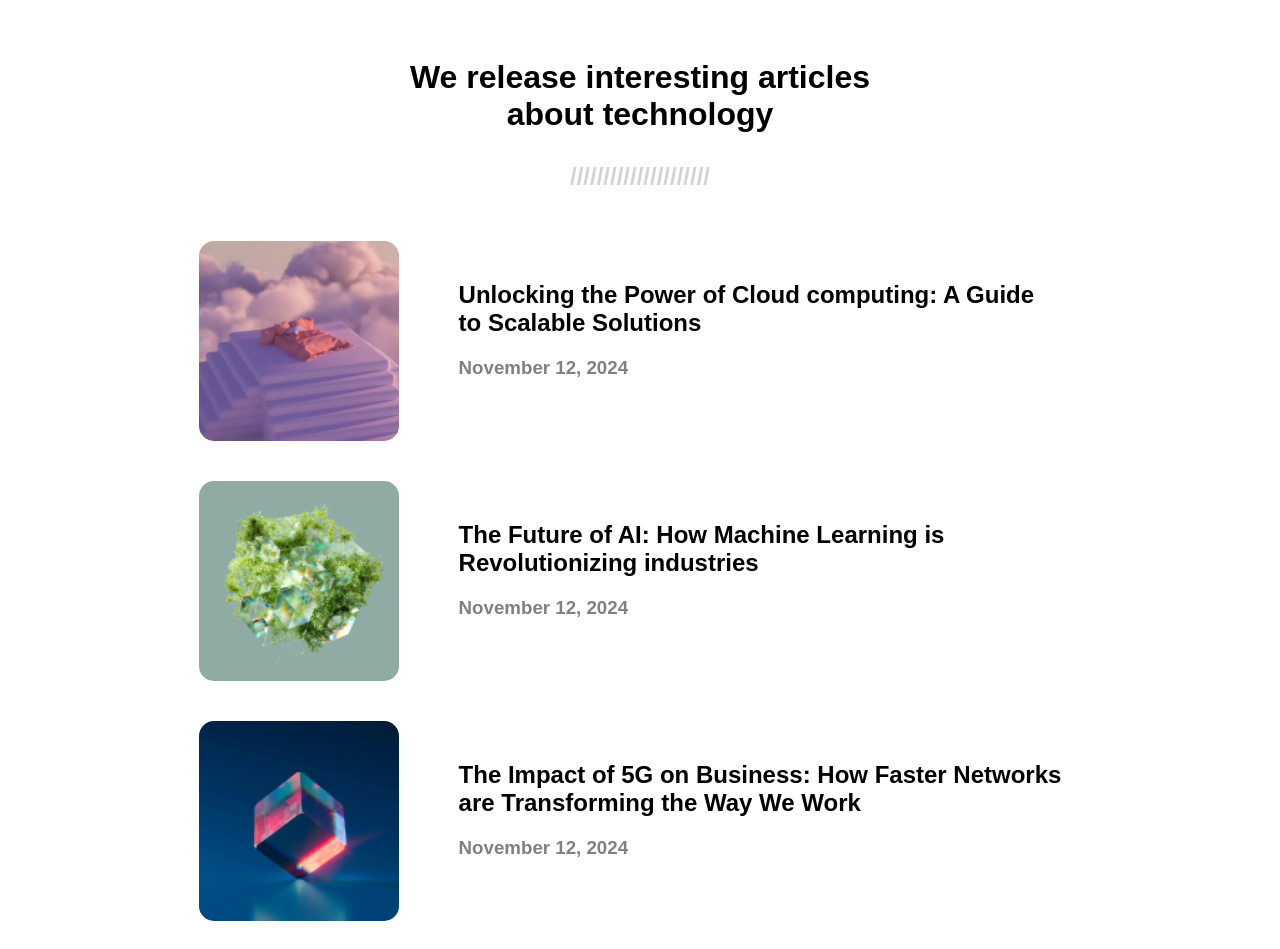
<file: arctile listing/index.html>
<!DOCTYPE html>
<html>
    <head>
        <meta charset="UTF-8">
        <meta name="viewport" content="width=device-width, initial-scale=1.0">
        <title>article listing</title>
        <link rel="stylesheet" href="style.css">
    </head>
    <body>
        <div class="container">
            <div class="title">
                <h1>We release interesting articles about technology</h1>
                <h2 style="color: lightgrey; margin: 0 auto;">/////////////////////</h2>
            </div>
            <div class="lists">
                <div class="list1">
                    <img src="simple-article-listing-master/resources/photo_1.png" alt="cloud computing img" width="200" height="200">
                    <div class="list1-description">
                        <h2>Unlocking the Power of Cloud computing: A Guide <br>to Scalable Solutions</h2>
                        <h3>November 12, 2024</h3>
                    </div>    
                </div>
                <div class="list2">
                    <img src="simple-article-listing-master/resources/photo_3.png" alt="machine learning img" width="200" height="200">
                    <div class="list2-description">
                        <h2>The Future of AI: How Machine Learning is<br> Revolutionizing industries</h2>
                        <h3>November 12, 2024</h3>
                    </div>
                </div>
                <div class="list3">
                    <img src="simple-article-listing-master/resources/photo_2.png" alt="5g business img" width="200" height="200">
                    <div class="list3-description">
                        <h2>The Impact of 5G on Business: How Faster Networks<br>are Transforming the Way We Work</h2>
                        <h3>November 12, 2024</h3>
                    </div>
                </div>
            </div>
        </div>
    </body>
</html>
</file>
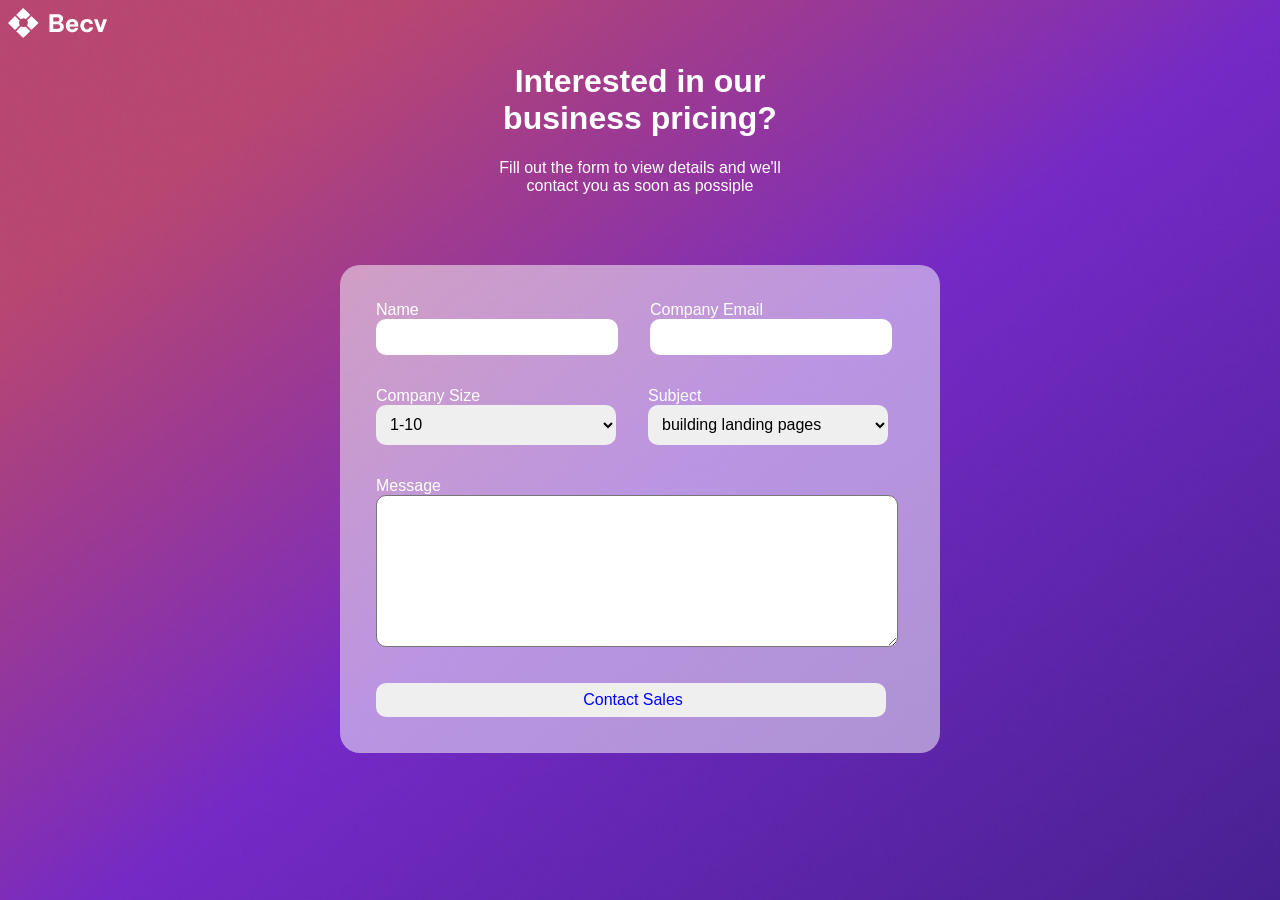
<file: contact page/index.html>
<!DOCTYPE html>
<html>
    <head>
        <meta charset="UTF-8">
        <meta name="viewport" content="width=device-width, initial-scale=1.0">
        <title>contact page</title>
        <link rel="stylesheet" href="style.css">
    </head>
    <body>
        <div class="header">
            <img src="contact-page-master/resources/Logo@2x.png">
        </div>
        <div class="container">
            <div class="intro">
                <h1>Interested in our business pricing?</h1>
                <p>Fill out the form to view details and we'll contact you as soon as possiple</p>
            </div>
            <div class="form-box">
                <div class="forms">
                        <div class="form">
                            <form>
                            <label for="name">Name</label>
                            <br>
                            <input id="name" name="name" type="text" required>  
                        </div>
                        <div class="form">
                            <label for="email">Company Email</label>
                            <br>
                            <input id="email" name="email" type="text" required>  
                        </div>
                        <div class="form">
                            <label for="size">Company Size</label>
                            <br>
                            <select>
                                <option>1-10</option>
                                <option>10-50</option>
                                <option>50-100</option>
                                <option>100-500</option>
                                <option>500-1000</option>
                                <option>bigger than these</option>
                            </select>
                        </div>
                        <div class="form">
                            <label for="size">Subject</label>
                            <br>
                            <select>
                                <option>building landing pages</option>
                                <option>building desktop apps</option>
                                <option>building operation systems</option>
                                <option>building mobile apps</option>
                                <option>developing games</option>
                                <option>building ai</option>
                            </select>
                        </div>
                        <div class="form">
                            <label for="message">Message</label>
                            <br>
                            <textarea>

                            </textarea>
                        </div>
                        <div class="submit">
                                <input type="submit" value="Contact Sales">
                            </form>
                        </div>
                </div>
            </div>
        </div>
    </body>
</html>
</file>
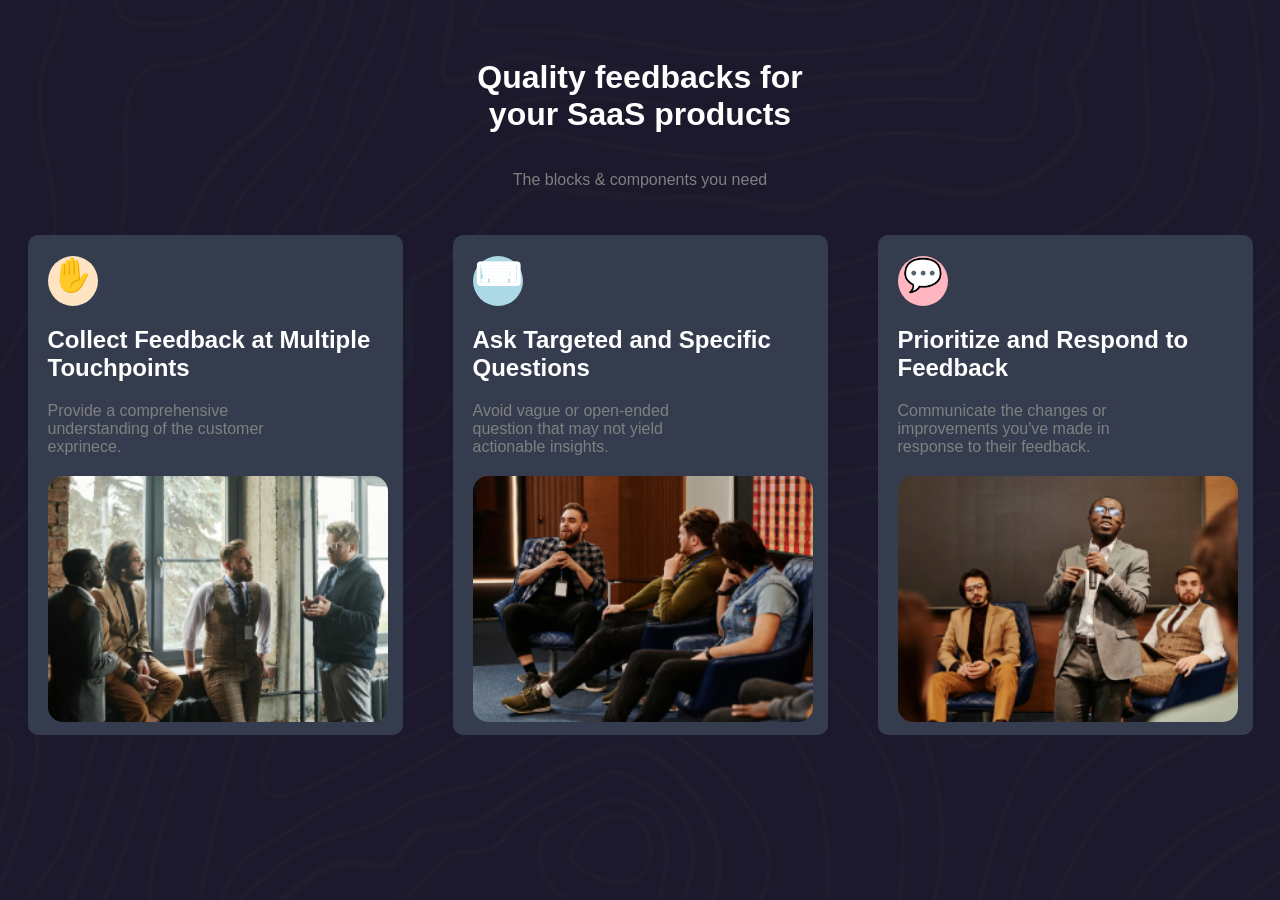
<file: feature section/index.html>
<!DOCTYPE html>
<html lang="en" dir="ltr">
    <head>
        <meta charest="UTF-8">
        <meta name="viewport" content="width=device-width, initial-scale=1.0">
        <title>simple feature section</title>
        <link rel="stylesheet" href="style.css">
        <link rel="icon" href="simple-feature-section-master/resources/favicon.ico">
    </head>
    <body>
        <div class="container">
            <div class="title">
                <h1>Quality feedbacks for your SaaS products</h1>
                <p>The blocks & components you need</p>
            </div>
            <div class="sections">
                <div class="section1">
                    <div class="hand">
                        <h1>✋</h1>
                    </div>
                    <div class="des1">
                        <h2>Collect Feedback at Multiple Touchpoints</h2>
                        <p>Provide a comprehensive <br> understanding of the customer <br> exprinece.</p>
                    </div>
                    <div class="img1">
                        <img src="simple-feature-section-master/resources/photo_2.png" alt="photo1" width="340">
                    </div>
                    
                </div>
                <div class="section2">
                    <div class="keyboard">
                        <h1>⌨</h1>
                    </div>
                    <div class="des2">
                        <h2>Ask Targeted and Specific<br>Questions</h2>
                        <p>Avoid vague or open-ended<br>question that may not yield<br>actionable insights.</p>
                    </div>
                    <div class="img2">
                        <img src="simple-feature-section-master/resources/photo_1.png" alt="photo2" width="340">
                    </div>
                </div>
                <div class="section3">
                    <div class="speach-ballon">
                        <h1>💬</h1>
                    </div>
                    <div class="des3">
                        <h2>Prioritize and Respond to Feedback</h2>
                        <p>Communicate the changes or<br>improvements you've made in<br>response to their feedback.</p>
                    </div>
                    <div class="img3">
                        <img src="simple-feature-section-master/resources/photo_3.png" alt="photo3" width="340">
                    </div>
                </div>
            </div>
        </div>
    </body>
</html>
</file>
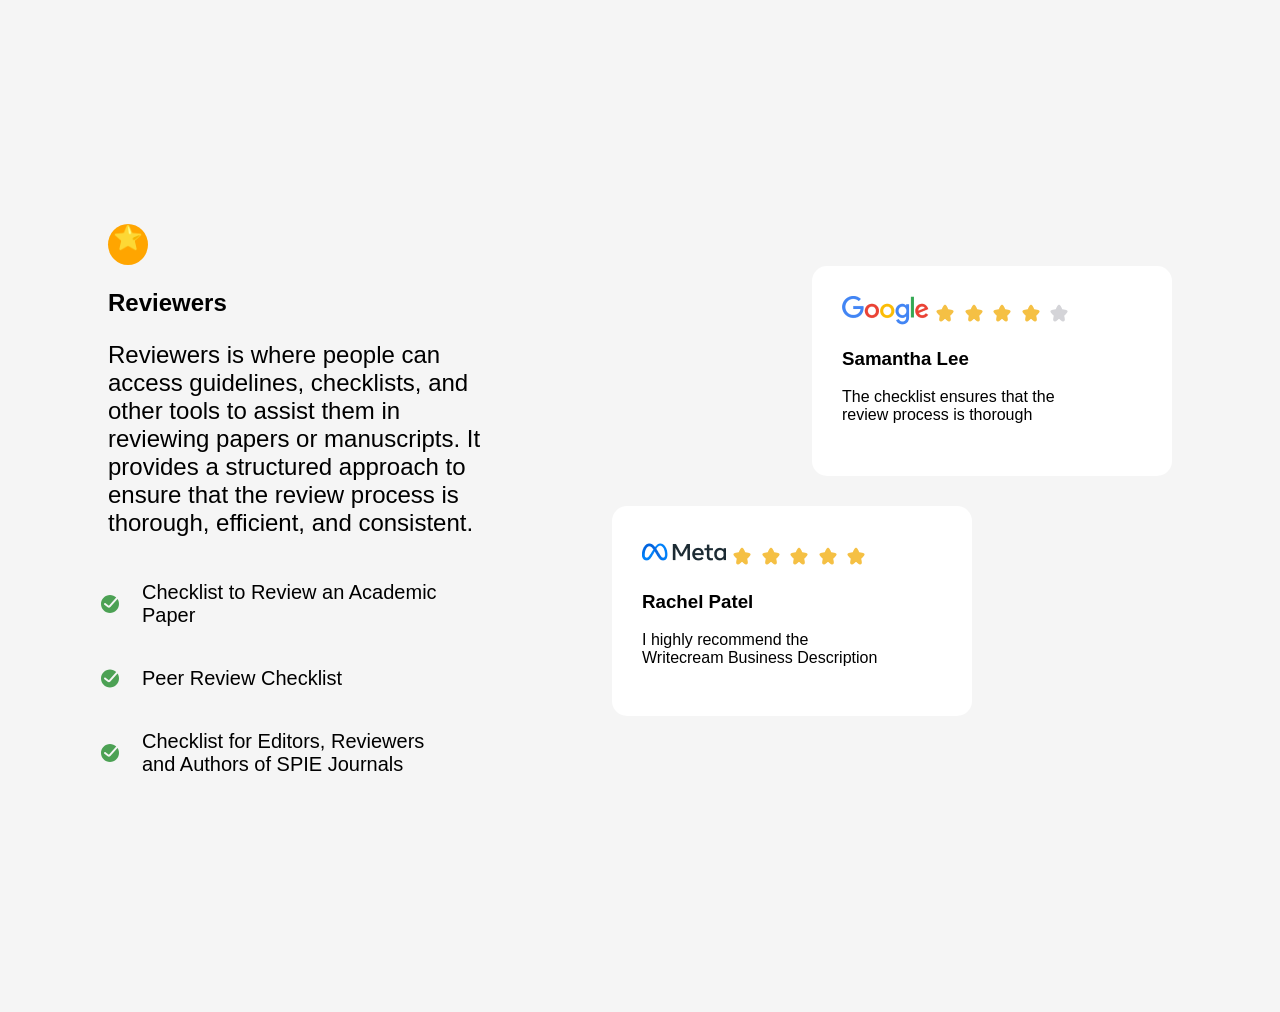
<file: testimonial page/index.html>
<!DOCTYPE html>
<html>
    <head>
        <meta charest="UTF-8">
        <meta name="viewport" content="width=device=width, initial-scale=1.0">
        <title>testimonial page</title>
        <link rel="stylesheet" href="style.css">
        <link rel="icon" href="Testimonial-page-master/resources/favicon.ico">
    </head>
    <body>
        <div class="container">
            <div class="description">
                <p class="star">⭐</p>
                <h1>Reviewers</h1>
                <p class="des">Reviewers is where people can access guidelines,
                    checklists, and other tools to assist them in reviewing
                    papers or manuscripts. It provides a structured
                    approach to ensure that the review process is
                    thorough, efficient, and consistent.</p>
                <ul>
                    <li><img src="Testimonial-page-master/resources/Done_ring_round_fill.svg" alt="check image">
                        <p>Checklist to Review an Academic Paper</p>
                    </li>
                    <li>
                        <img src="Testimonial-page-master/resources/Done_ring_round_fill.svg" alt="check image">
                        <p>Peer Review Checklist</p>
                    </li>
                    <li>
                        <img src="Testimonial-page-master/resources/Done_ring_round_fill.svg" alt="check image">
                        <p>Checklist for Editors, Reviewers and Authors of SPIE Journals</p>
                    </li>
                </ul>
            </div>
            <div class="reviewes">
                <div class="google-review">
                    <div class="google-h">
                        <img src="Testimonial-page-master/resources/google-png.png" alt="google image">
                        <img src="Testimonial-page-master/resources/Star_fill.svg" alt="star">
                        <img src="Testimonial-page-master/resources/Star_fill.svg" alt="star">
                        <img src="Testimonial-page-master/resources/Star_fill.svg" alt="star">
                        <img src="Testimonial-page-master/resources/Star_fill.svg" alt="star">
                        <img src="Testimonial-page-master/resources/Star_fill_gray.svg" alt="star">
                    </div>
                    <h3>Samantha Lee</h3>
                    <p>The checklist ensures that the<br>review process is thorough</p>
                </div>
                <div class="meta-review">
                    <div class="meta-h">
                        <img src="Testimonial-page-master/resources/meta-png.png" alt="meta image">
                        <img src="Testimonial-page-master/resources/Star_fill.svg" alt="star">
                        <img src="Testimonial-page-master/resources/Star_fill.svg" alt="star">
                        <img src="Testimonial-page-master/resources/Star_fill.svg" alt="star">
                        <img src="Testimonial-page-master/resources/Star_fill.svg" alt="star">
                        <img src="Testimonial-page-master/resources/Star_fill.svg" alt="star">
                    </div>
                    <h3>Rachel Patel</h3>
                    <p>I highly recommend the<br>Writecream Business Description</p>
                </div>
            </div>
        </div>
    </body>
</html>
</file>
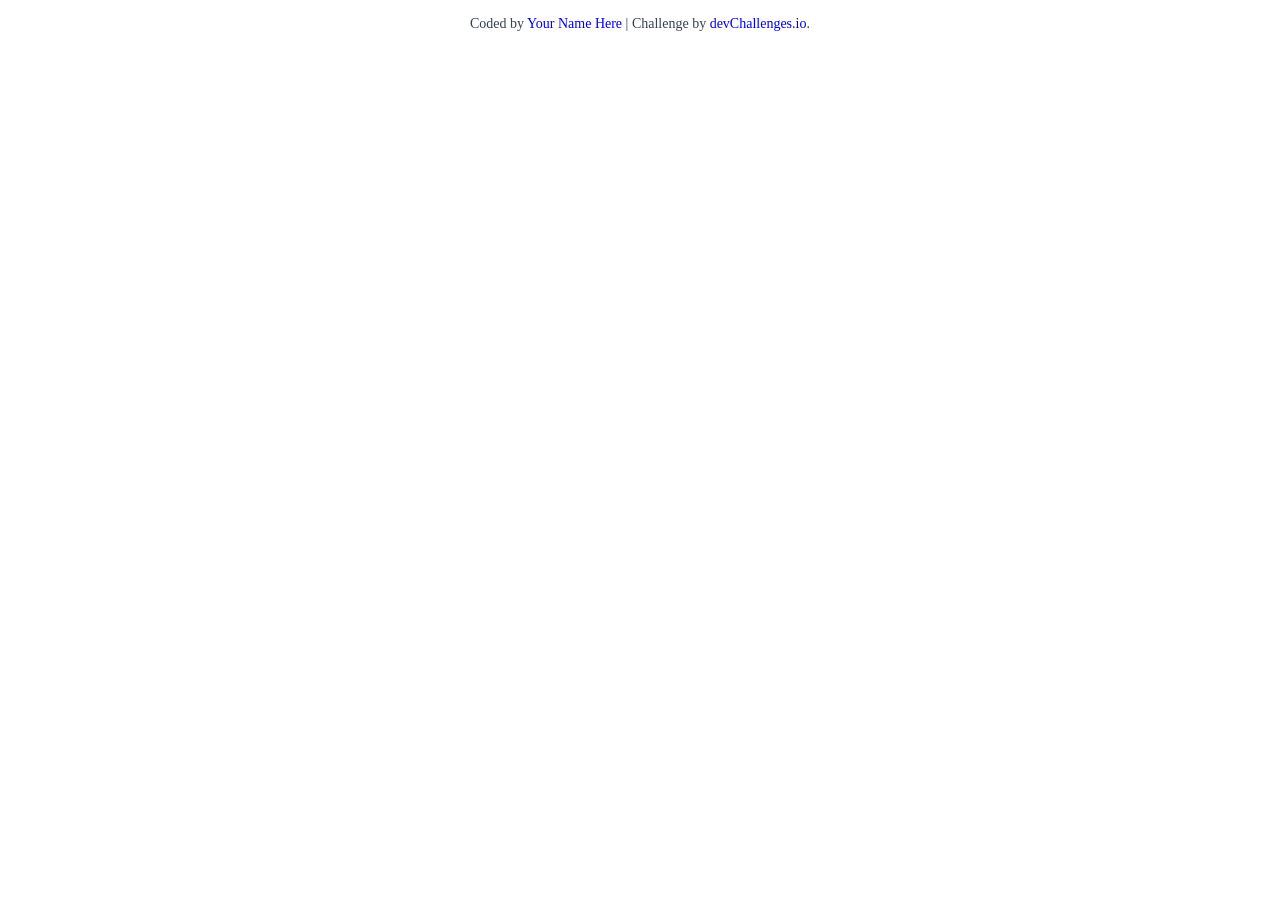
<file: contact page/contact-page-master/index.html>
<!DOCTYPE html>
<html lang="en">
  <head>
    <meta charset="UTF-8" />
    <meta name="viewport" content="width=device-width, initial-scale=1.0" />

    <link
      rel="icon"
      href="resources/favicon.ico"
      type="image/x-icon"
      sizes="96x96"
    />

    <title>Contact Page | devChallenges.io</title>

    <!--You are welcome to delete these styles or modify them in your own stylesheet -->
    <style>
      * {
        margin: 0;
        padding: 0;
        box-sizing: border-box;
      }

      body {
        height: 100vh;
      }

      .author-info {
        font-size: 14px;
        text-align: center;
        margin-top: 16px;
        color: rgb(55, 65, 81);
      }

      .author-info a {
        text-decoration: none;
      }
    </style>
  </head>
  <body>
    <!-- 
  Interested in our business pricing?
   
  Fill out the form to view details and we’ll contact you as soon as possible.
  
  Name

  Ethan Johnson

  Company Email
  
  ethan@johnson.com

  Company Size

  50-100 employees
  
  Subject

  Building Landing pages

  Message

  50-100 employees

  Contact Sales
  -->

    <div class="author-info">
      Coded by <a href="#">Your Name Here</a> | Challenge by
      <a href="https://www.devchallenges.io?ref=challenge" target="_blank"
        >devChallenges.io</a
      >.
    </div>
  </body>
</html>
</file>
<file: arctile listing/style.css>
body {
    font-family: sans-serif;
}
.container {
    display: flex;
    flex-direction: column;
    align-items: center;
    margin: auto;
}
.title {
    display: flex;
    flex-wrap: wrap;
    width:480px;
    margin: 30px 0;
}
.title h1 {
    text-align: center;
    margin-bottom: 30px;
}
.lists {
    display: flex;
    flex-direction: column;
    flex-wrap: wrap;
}
.list1, .list2, .list3{
    display: flex;
    flex-direction: row;
    
}
.list1-description, .list2-description, .list3-description {
    justify-content: center;
    padding: 40px;
}
h3 {
    color: grey;
}
img {
    border-radius: 15px;
    margin: 20px;
}
@media (max-width: 600px) {
    .list1, .list2, .list3 {
        display: block;
    }
}
</file>
<file: contact page/style.css>
body {
    background-image: url('./contact-page-master/resources/background@2x.png');
    background-size: cover;
    background-position: center;
    background-repeat: no-repeat;
    background-attachment: fixed;
    font-family: sans-serif;
}
.container {
    justify-content: center;
    align-items: center;
}
.intro {
    width: 300px;
    text-align: center;
    color: white;
    margin: auto;
}
.form-box {
    margin: 70px auto;
    width: 600px;
    background-color: rgba(255, 255, 255, 0.5);
    border-radius: 20px;
    color: white;
}
.forms {
    padding: 20px;
    display: flex;
    flex-wrap: wrap;
}
input{
    width: 230px;
    height: 34px;
    border-radius: 10px;
    border: 1px;
    padding-left: 10px;
    font-size: 16px;
}
.form {
    margin: 16px;
}
select {
    width: 240px;
    height: 40px;
    border-radius: 10px;
    border: 1px;
    padding-left: 10px;
    font-size: 16px;
}
textarea {
    padding: 5px;
    width: 510px;
    height: 140px;
    border-radius: 10px;
}
.submit {
    margin: 16px;
}
input[type="submit"] {
    width: 510px;
    color: blue;
}
@media(max-width: 600px) {
    .form-box {
        width: 400px;
        flex-direction: column;
    }
    input[type="submit"] {
        width: 300px;
    }
    textarea {
        width: 300px;
    }
    .forms {
        padding-left: 50px;
    }
}
</file>
<file: feature section/style.css>
body {
    background-image: url('simple-feature-section-master/resources/Background_image.svg');
    background-size: cover;
    background-color: rgb(27, 25, 43);
    background-repeat: no-repeat;
    background-attachment: fixed;
    font-family: sans-serif;
    color: white;
}
.container {
    display: flex;
    flex-direction: column;
    align-items: center;
}
.title {
    width: 400px;
    display: flex;
    flex-wrap: wrap;
    flex-direction: column;
    margin: 30px 0;
    text-align: center;
}
p {
    color: grey;
}
.sections {
    display: flex;
    flex-wrap: wrap;
    gap: 50px;
}
.section1, .section2, .section3 {
    width: 375px;
    height: 500px;
    background-color: rgba(62, 74, 92, 0.719); 
    border-radius: 10px;
}
.hand, .keyboard, .speach-ballon{
    width: 50px;
    height: 50px;
    border-radius: 100%;
    background-color: bisque;
    margin: 20px;
    text-align: center;
}
.keyboard {
    background-color: lightblue;
}
.speach-ballon {
    background-color: lightpink;
}
.des1, .des2 , .des3{
margin: 20px;
}

.img1, .img2, .img3{
    margin: 20px;
}
img {
    border-radius: 15px;;
}
@media(max-width: 600px) {
    .sections {
        display: flex;
        flex-wrap: wrap;
        flex-direction: column;
        align-items: center;
    }
}
</file>
<file: testimonial page/style.css>
body {
    font-family: sans-serif;
    background-color: whitesmoke;
}
.container {
    display: flex;
    margin: 200px 100px;
    align-items: center;
}
ul {
    list-style-type: none;
}
li {
    display: flex;
    position: relative;
    right: 50px;
    gap: 20px;
}
.star {
    border-radius: 100%;
    background-color: orange;
    width: 40px;
    height: 41px;
    text-align: center;
    font-size: x-large;
}
li p {
    font-size: 20px;
}
.des {
    font-size: x-large;
    display: flex;
    flex-wrap: wrap;
    width: 400px;
}
h1 {
    font-weight: bold;
    font-size: x-large;
}
.google-review, .meta-review {
    width: 300px;
    height: 150px;
    background-color: white;
    border-radius: 15px;
    padding: 30px;
    margin-left: 300px;
    margin-bottom: 30px;
}
.meta-review {
    margin-left: 100px;
}
@media(max-width: 600px) {
    .container {
        display: block;
        margin: auto;
    }
    .google-review, .meta-review {
        margin: auto;
    }
    .description {
        margin-left: 12px;
    }
}
</file>
